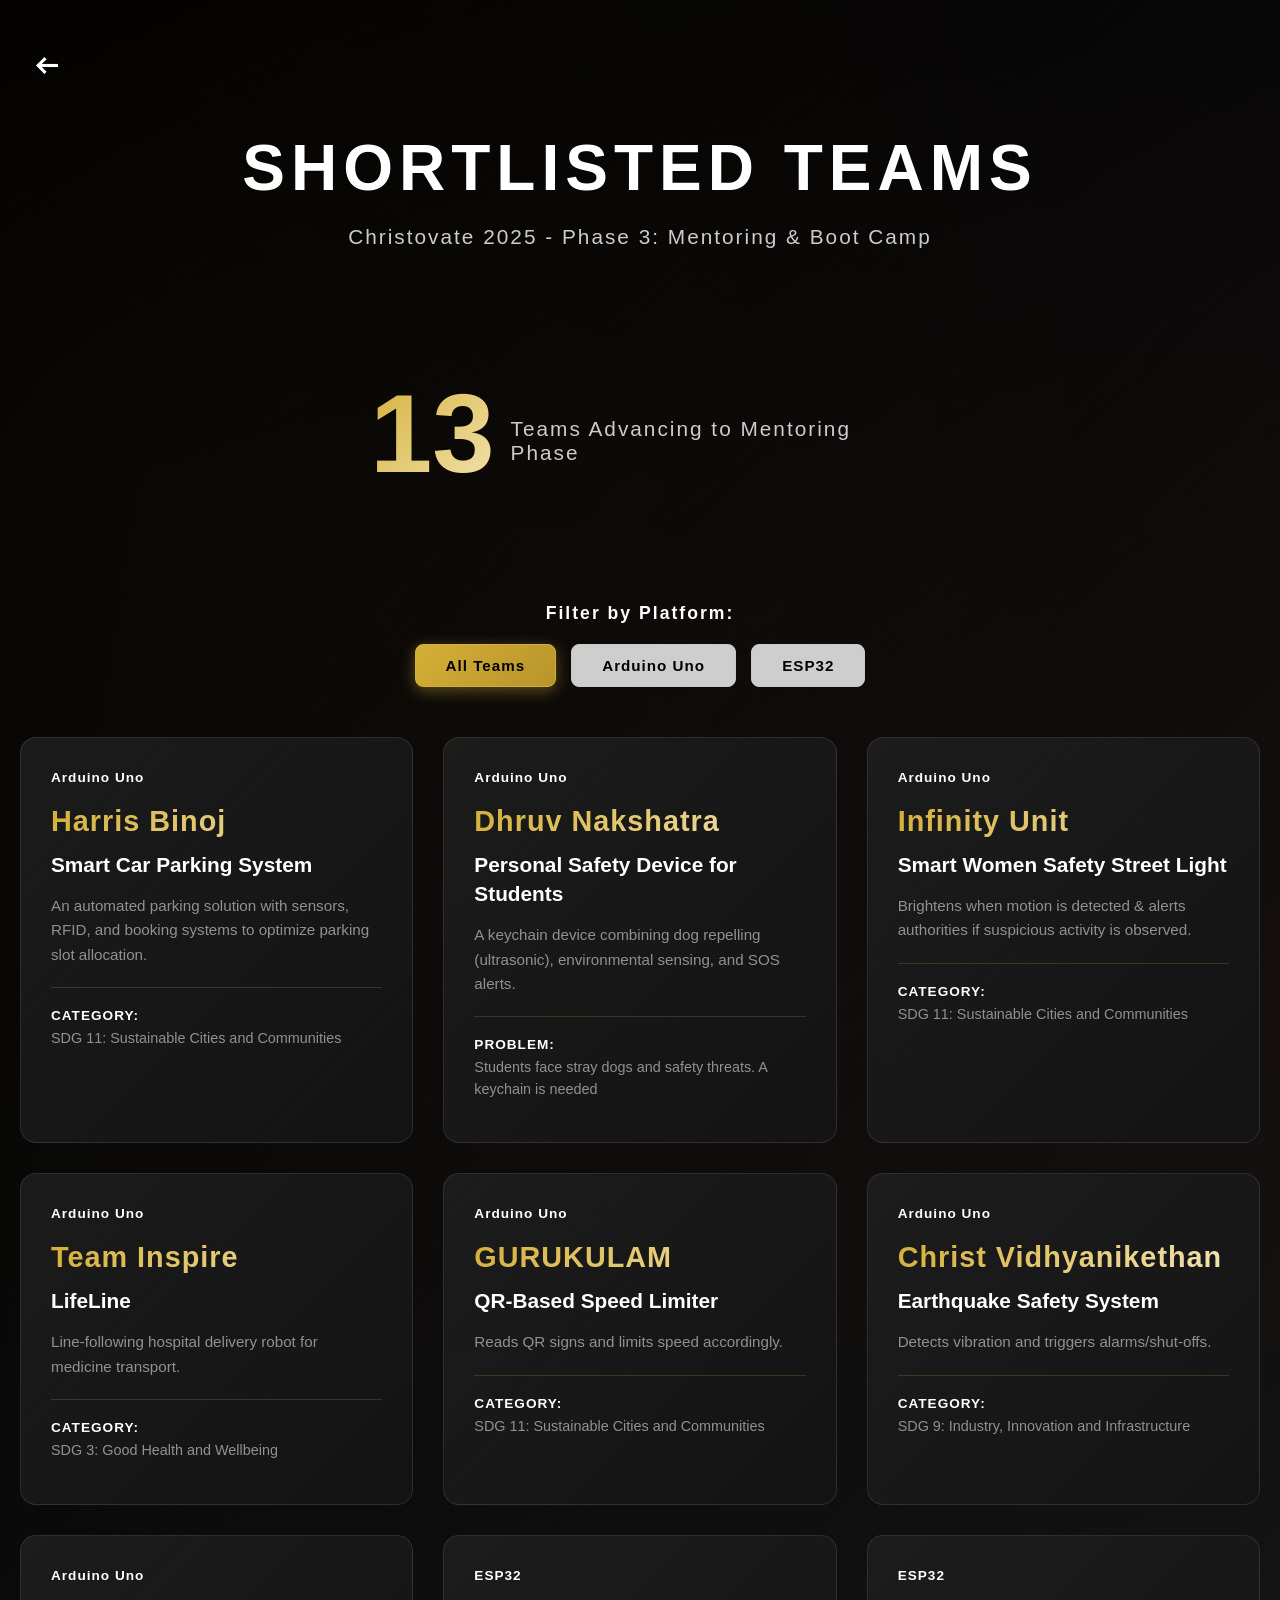
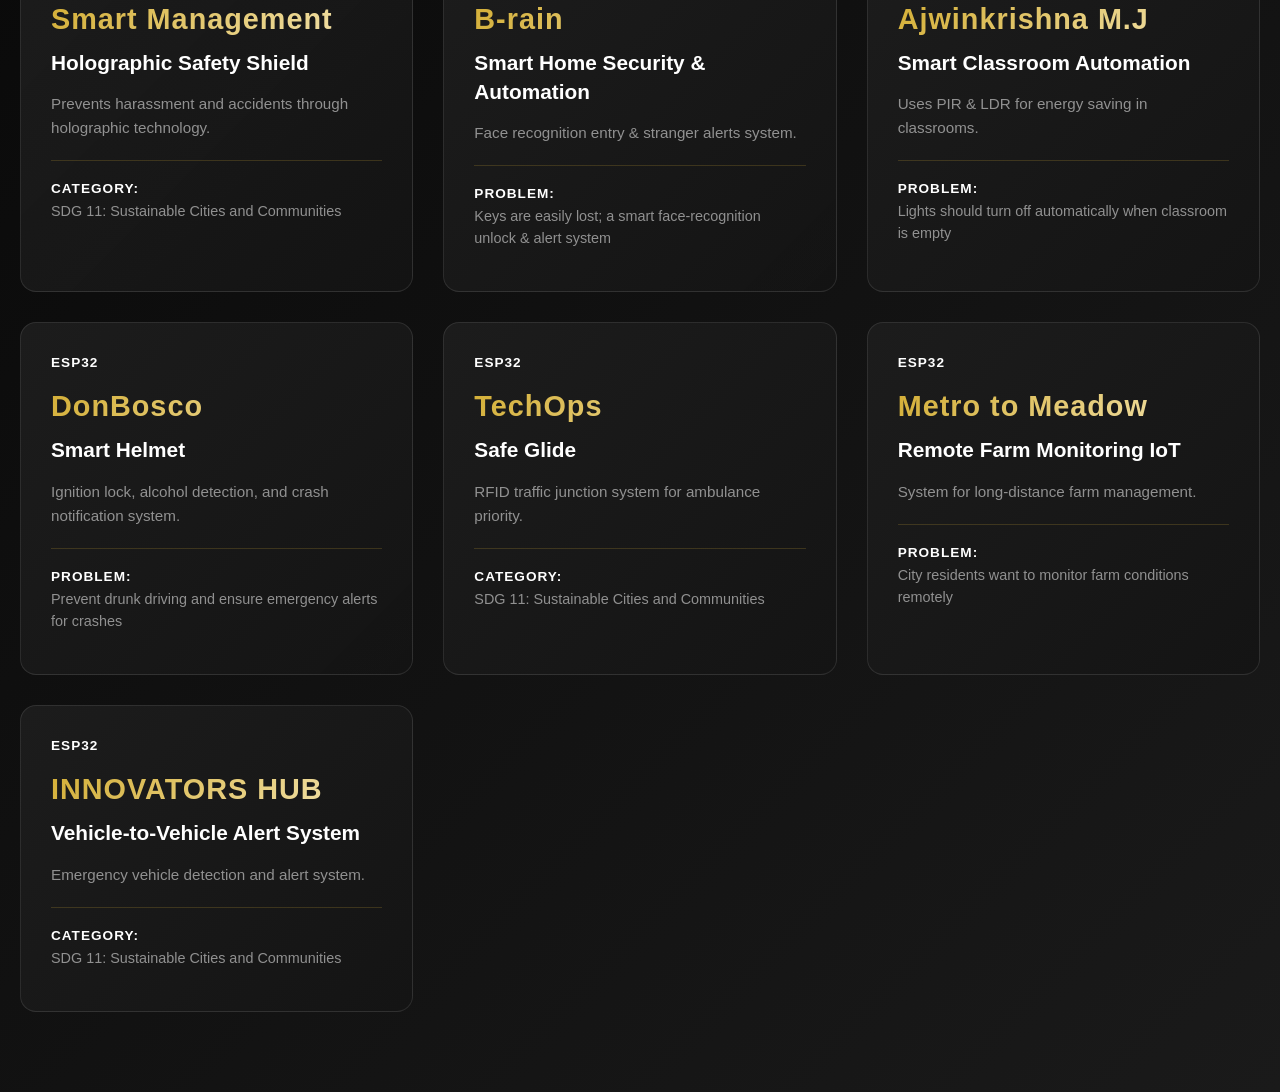
<file: shortlisted.html>
<!DOCTYPE html>
<html lang="en">

<head>
    <meta charset="UTF-8">
    <meta name="viewport" content="width=device-width, initial-scale=1.0">
    <title>Shortlisted Teams - Christovate 2025</title>
    <link rel="icon" type="image/x-icon" href="assets/jigsaw.png">
    <link href="https://fonts.googleapis.com/css2?family=Inter:wght@300;400;600;700;900&display=swap" rel="stylesheet">
    <link rel="stylesheet" href="shortlisted.css">
</head>

<body>
    <div class="container">
        <a href="index.html" class="back-btn">
            <svg width="25" height="25" viewBox="0 0 24 24" fill="none" stroke="currentColor" stroke-width="3">
                <line x1="30" y1="12" x2="5" y2="12"></line>
                <polyline points="12 19 5 12 12 5"></polyline>
            </svg>
        </a>

        <header>
            <h1>Shortlisted Teams</h1>
            <p class="subtitle">Christovate 2025 - Phase 3: Mentoring & Boot Camp</p>
        </header>

        <div class="stats">
            <div class="stats-number">13</div>
            <div class="stats-label">Teams Advancing to Mentoring Phase</div>
        </div>

        <!-- Filter Section -->
        <div class="filter-section">
            <div class="filter-label">Filter by Platform:</div>
            <div class="filter-buttons">
                <button class="filter-btn active" data-filter="all">All Teams</button>
                <button class="filter-btn" data-filter="Arduino Uno">Arduino Uno</button>
                <button class="filter-btn" data-filter="ESP32">ESP32</button>
            </div>
        </div>

        <div class="teams-grid">
            <!-- Arduino Uno Teams -->
            <div class="team-card" data-platform="Arduino Uno">
                <div class="platform-badge arduino">Arduino Uno</div>
                <h2 class="team-name">Harris Binoj</h2>
                <div class="project-title">Smart Car Parking System</div>
                <p class="project-description">An automated parking solution with sensors, RFID, and booking systems to optimize parking slot allocation.</p>
                <div class="team-details">
                    <div class="detail-item">
                        <span class="detail-label">Category:</span>
                        <span class="detail-value">SDG 11: Sustainable Cities and Communities</span>
                    </div>
                </div>
            </div>

            <div class="team-card" data-platform="Arduino Uno">
                <div class="platform-badge arduino">Arduino Uno</div>
                <h2 class="team-name">Dhruv Nakshatra</h2>
                <div class="project-title">Personal Safety Device for Students</div>
                <p class="project-description">A keychain device combining dog repelling (ultrasonic), environmental sensing, and SOS alerts.</p>
                <div class="team-details">
                    <div class="detail-item">
                        <span class="detail-label">Problem:</span>
                        <span class="detail-value">Students face stray dogs and safety threats. A keychain is needed</span>
                    </div>
                </div>
            </div>

            <div class="team-card" data-platform="Arduino Uno">
                <div class="platform-badge arduino">Arduino Uno</div>
                <h2 class="team-name">Infinity Unit</h2>
                <div class="project-title">Smart Women Safety Street Light</div>
                <p class="project-description">Brightens when motion is detected & alerts authorities if suspicious activity is observed.</p>
                <div class="team-details">
                    <div class="detail-item">
                        <span class="detail-label">Category:</span>
                        <span class="detail-value">SDG 11: Sustainable Cities and Communities</span>
                    </div>
                </div>
            </div>

            <div class="team-card" data-platform="Arduino Uno">
                <div class="platform-badge arduino">Arduino Uno</div>
                <h2 class="team-name">Team Inspire</h2>
                <div class="project-title">LifeLine</div>
                <p class="project-description">Line-following hospital delivery robot for medicine transport.</p>
                <div class="team-details">
                    <div class="detail-item">
                        <span class="detail-label">Category:</span>
                        <span class="detail-value">SDG 3: Good Health and Wellbeing</span>
                    </div>
                </div>
            </div>

            <div class="team-card" data-platform="Arduino Uno">
                <div class="platform-badge arduino">Arduino Uno</div>
                <h2 class="team-name">GURUKULAM</h2>
                <div class="project-title">QR-Based Speed Limiter</div>
                <p class="project-description">Reads QR signs and limits speed accordingly.</p>
                <div class="team-details">
                    <div class="detail-item">
                        <span class="detail-label">Category:</span>
                        <span class="detail-value">SDG 11: Sustainable Cities and Communities</span>
                    </div>
                </div>
            </div>

            <div class="team-card" data-platform="Arduino Uno">
                <div class="platform-badge arduino">Arduino Uno</div>
                <h2 class="team-name">Christ Vidhyanikethan</h2>
                <div class="project-title">Earthquake Safety System</div>
                <p class="project-description">Detects vibration and triggers alarms/shut-offs.</p>
                <div class="team-details">
                    <div class="detail-item">
                        <span class="detail-label">Category:</span>
                        <span class="detail-value">SDG 9: Industry, Innovation and Infrastructure</span>
                    </div>
                </div>
            </div>

            <div class="team-card" data-platform="Arduino Uno">
                <div class="platform-badge arduino">Arduino Uno</div>
                <h2 class="team-name">Smart Management</h2>
                <div class="project-title">Holographic Safety Shield</div>
                <p class="project-description">Prevents harassment and accidents through holographic technology.</p>
                <div class="team-details">
                    <div class="detail-item">
                        <span class="detail-label">Category:</span>
                        <span class="detail-value">SDG 11: Sustainable Cities and Communities</span>
                    </div>
                </div>
            </div>

            <!-- ESP32 Teams -->
            <div class="team-card" data-platform="ESP32">
                <div class="platform-badge esp32">ESP32</div>
                <h2 class="team-name">B-rain</h2>
                <div class="project-title">Smart Home Security & Automation</div>
                <p class="project-description">Face recognition entry & stranger alerts system.</p>
                <div class="team-details">
                    <div class="detail-item">
                        <span class="detail-label">Problem:</span>
                        <span class="detail-value">Keys are easily lost; a smart face-recognition unlock & alert system</span>
                    </div>
                </div>
            </div>

            <div class="team-card" data-platform="ESP32">
                <div class="platform-badge esp32">ESP32</div>
                <h2 class="team-name">Ajwinkrishna M.J</h2>
                <div class="project-title">Smart Classroom Automation</div>
                <p class="project-description">Uses PIR & LDR for energy saving in classrooms.</p>
                <div class="team-details">
                    <div class="detail-item">
                        <span class="detail-label">Problem:</span>
                        <span class="detail-value">Lights should turn off automatically when classroom is empty</span>
                    </div>
                </div>
            </div>

            <div class="team-card" data-platform="ESP32">
                <div class="platform-badge esp32">ESP32</div>
                <h2 class="team-name">DonBosco</h2>
                <div class="project-title">Smart Helmet</div>
                <p class="project-description">Ignition lock, alcohol detection, and crash notification system.</p>
                <div class="team-details">
                    <div class="detail-item">
                        <span class="detail-label">Problem:</span>
                        <span class="detail-value">Prevent drunk driving and ensure emergency alerts for crashes</span>
                    </div>
                </div>
            </div>

            <div class="team-card" data-platform="ESP32">
                <div class="platform-badge esp32">ESP32</div>
                <h2 class="team-name">TechOps</h2>
                <div class="project-title">Safe Glide</div>
                <p class="project-description">RFID traffic junction system for ambulance priority.</p>
                <div class="team-details">
                    <div class="detail-item">
                        <span class="detail-label">Category:</span>
                        <span class="detail-value">SDG 11: Sustainable Cities and Communities</span>
                    </div>
                </div>
            </div>

            <div class="team-card" data-platform="ESP32">
                <div class="platform-badge esp32">ESP32</div>
                <h2 class="team-name">Metro to Meadow</h2>
                <div class="project-title">Remote Farm Monitoring IoT</div>
                <p class="project-description">System for long-distance farm management.</p>
                <div class="team-details">
                    <div class="detail-item">
                        <span class="detail-label">Problem:</span>
                        <span class="detail-value">City residents want to monitor farm conditions remotely</span>
                    </div>
                </div>
            </div>

            <div class="team-card" data-platform="ESP32">
                <div class="platform-badge esp32">ESP32</div>
                <h2 class="team-name">INNOVATORS HUB</h2>
                <div class="project-title">Vehicle-to-Vehicle Alert System</div>
                <p class="project-description">Emergency vehicle detection and alert system.</p>
                <div class="team-details">
                    <div class="detail-item">
                        <span class="detail-label">Category:</span>
                        <span class="detail-value">SDG 11: Sustainable Cities and Communities</span>
                    </div>
                </div>
            </div>
        </div>
    </div>

    <script>
        // Filter functionality
        const filterButtons = document.querySelectorAll('.filter-btn');
        const teamCards = document.querySelectorAll('.team-card');

        filterButtons.forEach(button => {
            button.addEventListener('click', () => {
                // Update active button
                filterButtons.forEach(btn => btn.classList.remove('active'));
                button.classList.add('active');

                const filter = button.getAttribute('data-filter');

                // Filter cards
                teamCards.forEach(card => {
                    if (filter === 'all' || card.getAttribute('data-platform') === filter) {
                        card.style.display = 'block';
                        setTimeout(() => card.style.opacity = '1', 10);
                    } else {
                        card.style.opacity = '0';
                        setTimeout(() => card.style.display = 'none', 300);
                    }
                });
            });
        });
    </script>
</body>

</html>
</file>
<file: shortlisted.css>
* {
    margin: 0;
    padding: 0;
    box-sizing: border-box;
}

:root {
    --primary-red: #E31E24;
    --gold: #D4AF37;
    --light-gold: #F4E5B3;
    --dark-gold: #B8942C;
    --black: #000000;
    --dark-gray: #1a1a1a;
}


@font-face {
    font-family: 'CabinetGrotesk';
    src: url('./assets/fonts/CabinetGrotesk-Medium.woff') format('woff');
}

@font-face {
    font-family: 'ClashDisplay';
    src: url('./assets/fonts/ClashDisplay-Extralight.woff') format('woff');
    font-weight: 100;
}


@font-face {
    font-family: 'ClashDisplay';
    src: url('./assets/fonts/ClashDisplay-Light.woff') format('woff');
    font-weight: 200;
}

@font-face {
    font-family: 'ClashDisplay';
    src: url('./assets/fonts/ClashDisplay-Regular.woff') format('woff');
    font-weight: 300;
}

@font-face {
    font-family: 'ClashDisplay';
    src: url('./assets/fonts/ClashDisplay-Medium.woff') format('woff');
    font-weight: 400;
}

@font-face {
    font-family: 'ClashDisplay';
    src: url('./assets/fonts/ClashDisplay-Semibold.woff') format('woff');
    font-weight: 500;
}

@font-face {
    font-family: 'ClashDisplay';
    src: url('./assets/fonts/ClashDisplay-Bold.woff') format('woff');
    font-weight: 600;
}


body {
    font-family: 'ClashDisplay', sans-serif;
    background: linear-gradient(135deg, #000000 0%, #1a1a1a 100%);
    color: #fff;
    min-height: 100vh;
    padding: 40px 20px 80px;
    position: relative;
    overflow-x: hidden;
}

body::before {
    content: '';
    position: fixed;
    top: -50%;
    left: -50%;
    width: 200%;
    height: 200%;
    background: radial-gradient(circle at 30% 50%, rgba(212, 175, 55, 0.03) 0%, transparent 50%),
                radial-gradient(circle at 70% 80%, rgba(227, 30, 36, 0.03) 0%, transparent 50%);
    pointer-events: none;
    z-index: 0;
}

.container {
    max-width: 1400px;
    margin: 0 auto;
    position: relative;
    z-index: 1;
}

p{
    font-family: 'CabinetGrotesk', sans-serif;
}



/* Back Button */
.back-btn {
    display: inline-flex;
    align-items: center;
    gap: 8px;
    padding: 12px 12px;
    border: 1px solid transparent;
    color: white;
    text-decoration: none;
    border-radius: 50%;
    margin-bottom: 40px;
    transition: all 0.3s ease;
    font-weight: 600;
}

.back-btn:hover {
    background: rgba(40, 39, 39, 0.455);
    border: 1px solid rgb(61, 49, 49);
    transform: translateX(-5px);
    box-shadow: 0 4px 15px rgba(212, 175, 55, 0.3);
}

/* Header */
header {
    text-align: center;
    margin-bottom: 5rem;
}

h1 {
    font-size: 4rem;
    font-weight: 900;
    letter-spacing: 6px;
    margin-bottom: 20px;
    text-transform: uppercase;
    position: relative;
    display: inline-block;
}


.subtitle {
    font-size: 1.3rem;
    color: #ccc;
    letter-spacing: 2px;
    font-weight: 300;
}

/* Stats Section */
.stats {
    margin: 60px auto 50px;
    padding: 40px 30px;
    border-radius: 16px;
    max-width: 600px;
    position: relative;
    overflow: hidden;
    display: flex;
    align-items: center;
    justify-content: center;
}

.stats-number {
    font-size: 7rem;
    font-weight: 900;
    background: linear-gradient(135deg, var(--gold) 0%, var(--light-gold) 100%);
    -webkit-background-clip: text;
    -webkit-text-fill-color: transparent;
    background-clip: text;
    margin-bottom: 15px;
    position: relative;
    z-index: 1;
    margin-right: 1rem;
}

.stats-label {
    font-size: 1.3rem;
    color: #ccc;
    letter-spacing: 2px;
    font-weight: 400;
    position: relative;
    z-index: 1;
}

/* Filter Section */
.filter-section {
    margin: 40px 0;
    text-align: center;
}

.filter-label {
    font-size: 1.1rem;
    color: #fff;
    margin-bottom: 20px;
    letter-spacing: 2px;
    font-weight: 600;
}

.filter-buttons {
    display: flex;
    gap: 15px;
    justify-content: center;
    flex-wrap: wrap;
}

.filter-btn {
    padding: 12px 30px;
    background: rgba(255, 255, 255, 0.8);
    border: 1px solid rgb(201, 201, 201);
    color: #000;
    border-radius: 8px;
    cursor: pointer;
    font-size: 0.95rem;
    font-weight: 600;
    letter-spacing: 1px;
    transition: all 0.3s ease;
    font-family: 'CabinetGrotesk', sans-serif;

}

.filter-btn:hover {
    transform: translateY(-2px);
}

.filter-btn.active {
    background: linear-gradient(135deg, var(--gold) 0%, var(--dark-gold) 100%);
    border-color: var(--gold);
    color: #000;
    box-shadow: 0 4px 15px rgba(212, 175, 55, 0.4);
}

/* Teams Grid */
.teams-grid {
    display: grid;
    grid-template-columns: repeat(auto-fill, minmax(350px, 1fr));
    gap: 30px;
    margin-top: 50px;
}

.team-card {
    background: linear-gradient(135deg, rgba(30, 30, 30, 0.9) 0%, rgba(20, 20, 20, 0.95) 100%);
    border: 1px solid rgba(255, 255, 255, 0.1);
    border-radius: 16px;
    padding: 30px;
    transition: all 0.4s cubic-bezier(0.4, 0, 0.2, 1);
    position: relative;
    overflow: hidden;
    opacity: 1;
}



.team-card:hover {
    transform: translateY(-8px);
    box-shadow: 0 15px 40px rgba(194, 194, 194, 0.3);
}

/* Platform Badge */
.platform-badge {
    display: inline-block;
    border-radius: 6px;
    font-size: 0.85rem;
    font-weight: 700;
    letter-spacing: 1px;
    margin-bottom: 20px;
    position: relative;
    z-index: 1;
}

/* Team Info */
.team-name {
    font-size: 1.8rem;
    font-weight: 700;
    background: linear-gradient(135deg, var(--gold) 0%, var(--light-gold) 100%);
    -webkit-background-clip: text;
    -webkit-text-fill-color: transparent;
    background-clip: text;
    margin-bottom: 12px;
    position: relative;
    z-index: 1;
    letter-spacing: 1px;
}

.project-title {
    font-size: 1.3rem;
    font-weight: 600;
    color: #fff;
    margin-bottom: 15px;
    position: relative;
    z-index: 1;
    line-height: 1.4;
}

.project-description {
    font-size: 0.95rem;
    color: #bbbbbbbe;
    line-height: 1.6;
    margin-bottom: 20px;
    position: relative;
    z-index: 1;
}

/* Team Details */
.team-details {
    margin-top: 20px;
    padding-top: 20px;
    border-top: 1px solid rgba(212, 175, 55, 0.2);
    position: relative;
    z-index: 1;
}

.detail-item {
    margin-bottom: 12px;
}

.detail-label {
    font-size: 0.85rem;
    color: #fff;
    font-weight: 700;
    text-transform: uppercase;
    letter-spacing: 1px;
    display: block;
    margin-bottom: 5px;
}

.detail-value {
    font-size: 0.9rem;
    color: #bbbbbbbe;

    line-height: 1.5;
}

/* Animations */
@keyframes rotate {
    from {
        transform: rotate(0deg);
    }
    to {
        transform: rotate(360deg);
    }
}

@keyframes fadeIn {
    from {
        opacity: 0;
        transform: translateY(20px);
    }
    to {
        opacity: 1;
        transform: translateY(0);
    }
}

.team-card {
    animation: fadeIn 0.6s ease forwards;
}

.team-card:nth-child(1) { animation-delay: 0.05s; }
.team-card:nth-child(2) { animation-delay: 0.1s; }
.team-card:nth-child(3) { animation-delay: 0.15s; }
.team-card:nth-child(4) { animation-delay: 0.2s; }
.team-card:nth-child(5) { animation-delay: 0.25s; }
.team-card:nth-child(6) { animation-delay: 0.3s; }
.team-card:nth-child(7) { animation-delay: 0.35s; }
.team-card:nth-child(8) { animation-delay: 0.4s; }
.team-card:nth-child(9) { animation-delay: 0.45s; }
.team-card:nth-child(10) { animation-delay: 0.5s; }
.team-card:nth-child(11) { animation-delay: 0.55s; }
.team-card:nth-child(12) { animation-delay: 0.6s; }
.team-card:nth-child(13) { animation-delay: 0.65s; }

/* Responsive Design */
@media (max-width: 1024px) {
    .teams-grid {
        grid-template-columns: repeat(auto-fill, minmax(300px, 1fr));
    }
}

@media (max-width: 768px) {
    body {
        padding: 30px 15px 60px;
    }

    h1 {
        font-size: 2.8rem;
        letter-spacing: 3px;
    }

    .subtitle {
        font-size: 1rem;
    }

    .stats {
        padding: 30px 20px;
        margin: 40px auto 40px;
    }

    .stats-number {
        font-size: 3.5rem;
    }

    .stats-label {
        font-size: 1.1rem;
    }

    .teams-grid {
        grid-template-columns: 1fr;
        gap: 25px;
    }

    .team-card {
        padding: 25px;
    }

    .team-name {
        font-size: 1.5rem;
    }

    .project-title {
        font-size: 1.15rem;
    }

    .filter-buttons {
        gap: 10px;
    }

    .filter-btn {
        padding: 10px 20px;
        font-size: 0.9rem;
    }
}

@media (max-width: 480px) {
    h1 {
        font-size: 2.2rem;
        letter-spacing: 2px;
    }

    h1::after {
        width: 60px;
        height: 2px;
    }

    .stats-number {
        font-size: 3rem;
    }

    .stats-label {
        font-size: 1rem;
        letter-spacing: 1px;
    }

    .team-card {
        padding: 20px;
    }

    .team-name {
        font-size: 1.3rem;
    }

    .project-title {
        font-size: 1.05rem;
    }

    .project-description {
        font-size: 0.9rem;
    }

    .filter-label {
        font-size: 1rem;
    }
}
</file>
